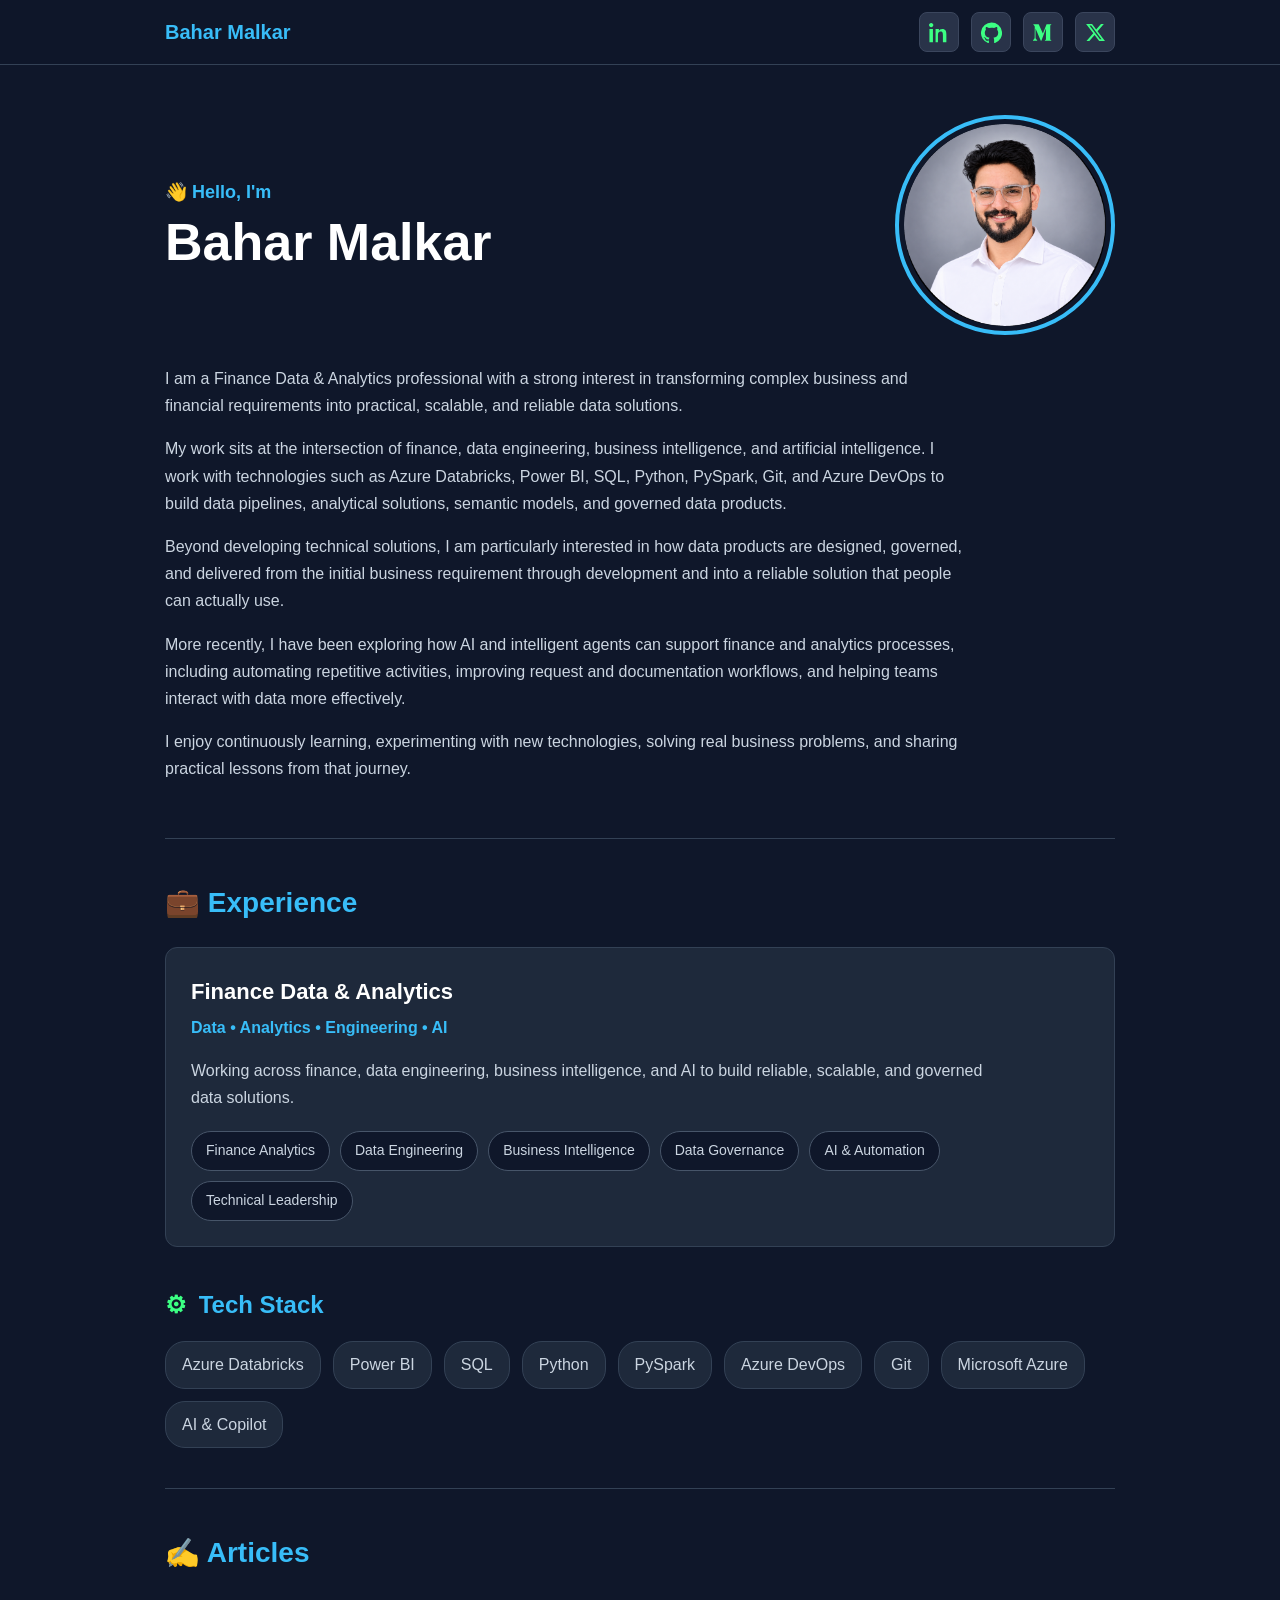
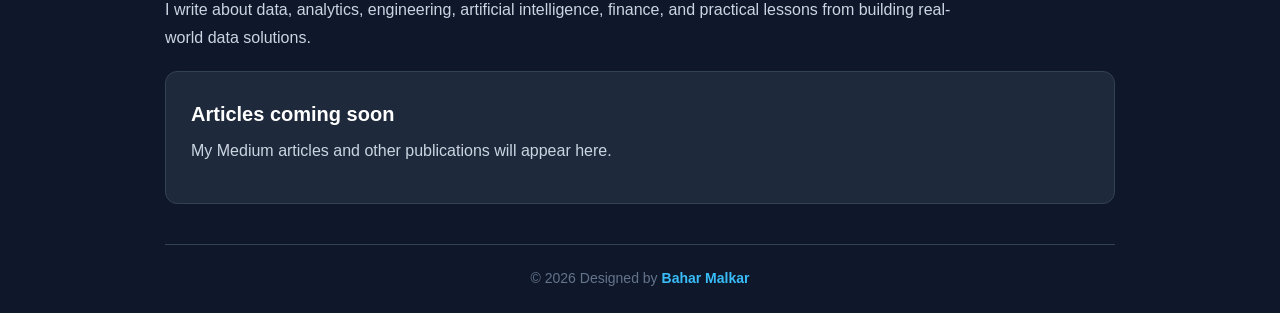
<file: index.html>
<!DOCTYPE html>
<html lang="en">

<head>
    <meta charset="UTF-8">
    <meta name="viewport" content="width=device-width, initial-scale=1.0">

    <title>Bahar Malkar | Data, Analytics & AI</title>

    <link rel="stylesheet" href="style.css">
</head>

<body>

    <!-- ================= HEADER ================= -->

    <header>

        <nav>

            <a href="#about" class="brand">
                Bahar Malkar
            </a>


            <!-- SOCIAL ICONS -->

            <div class="header-socials">

                <!-- LINKEDIN -->
                <a
                    href="https://www.linkedin.com/in/bahar-m-3a8469124/"
                    target="_blank"
                    rel="noopener noreferrer"
                    class="header-social-button"
                    aria-label="LinkedIn"
                    title="LinkedIn">

                    <svg viewBox="0 0 24 24" aria-hidden="true">
                        <path d="M4.98 3.5C4.98 4.88 3.87 6 2.5 6S0 4.88 0 3.5 1.11 1 2.5 1s2.48 1.12 2.48 2.5zM.5 8h4V23h-4V8zm7 0h3.8v2.05h.05c.53-1 1.82-2.05 3.75-2.05 4.01 0 4.75 2.64 4.75 6.07V23h-3.96v-7.92c0-1.89-.04-4.32-2.63-4.32-2.64 0-3.04 2.06-3.04 4.18V23H7.5V8z"/>
                    </svg>

                </a>


                <!-- GITHUB -->
                <a
                    href="https://github.com/IamB365"
                    target="_blank"
                    rel="noopener noreferrer"
                    class="header-social-button"
                    aria-label="GitHub"
                    title="GitHub">

                    <svg viewBox="0 0 24 24" aria-hidden="true">
                        <path d="M12 .7a12 12 0 0 0-3.79 23.39c.6.11.82-.26.82-.58v-2.23c-3.34.73-4.04-1.42-4.04-1.42-.55-1.39-1.34-1.76-1.34-1.76-1.09-.75.08-.73.08-.73 1.21.08 1.84 1.24 1.84 1.24 1.07 1.84 2.81 1.31 3.5 1 .1-.78.42-1.31.76-1.61-2.67-.3-5.47-1.34-5.47-5.93 0-1.31.47-2.38 1.24-3.22-.12-.3-.54-1.52.12-3.18 0 0 1.01-.32 3.3 1.23A11.5 11.5 0 0 1 12 6.5c1.02 0 2.04.14 3 .4 2.29-1.55 3.3-1.23 3.3-1.23.66 1.66.24 2.88.12 3.18.77.84 1.24 1.91 1.24 3.22 0 4.61-2.81 5.62-5.48 5.92.43.37.81 1.1.81 2.22v3.3c0 .32.22.7.83.58A12 12 0 0 0 12 .7z"/>
                    </svg>

                </a>


                <!-- MEDIUM -->
                <a
                    href="https://medium.com/@BaharMalkar"
                    target="_blank"
                    rel="noopener noreferrer"
                    class="header-social-button"
                    aria-label="Medium"
                    title="Medium">

                    <svg viewBox="0 0 24 24" aria-hidden="true">
                        <path d="M2 5.5c0-.5-.16-.8-.5-1.2L.3 2.9V2.5h6.2l4.8 10.5 4.2-10.5H21v.4l-1 .9c-.3.2-.4.5-.3.9v14.6c-.1.4 0 .7.3.9l1 .9v.4h-7.5v-.4l1-.9c.3-.3.3-.4.3-.9V7.5L9.6 21.4h-.7L2.9 7.5v9.9c-.1.7.1 1.4.6 1.9l1.3 1.6v.4H0v-.4l1.3-1.6c.5-.5.7-1.2.6-1.9L2 5.5z"/>
                    </svg>

                </a>


                <!-- X -->
                <a
                    href="https://x.com/MrBIEnthusiast"
                    target="_blank"
                    rel="noopener noreferrer"
                    class="header-social-button"
                    aria-label="X"
                    title="X">

                    <svg viewBox="0 0 24 24" aria-hidden="true">
                        <path d="M18.244 2.25h3.308l-7.227 8.26 8.502 11.24h-6.657l-5.214-6.817-5.967 6.817H1.68l7.73-8.835L1.254 2.25H8.08l4.713 6.231 5.45-6.231zm-1.161 17.52h1.833L7.084 4.126H5.117L17.083 19.77z"/>
                    </svg>

                </a>

            </div>

        </nav>

    </header>


    <!-- ================= MAIN ================= -->

    <main>


        <!-- ================= INTRODUCTION ================= -->

        <section id="about">

            <div class="hero">

                <div class="hero-text">

                    <p class="hello">
                        👋 Hello, I'm
                    </p>

                    <h1>Bahar Malkar</h1>

                </div>


                <div class="hero-photo">

                    <img
                        src="assets/profile.jpg"
                        alt="Profile photo">

                </div>

            </div>


            <div class="about-content">

                <p>
                    I am a Finance Data & Analytics professional with a strong
                    interest in transforming complex business and financial
                    requirements into practical, scalable, and reliable data
                    solutions.
                </p>

                <p>
                    My work sits at the intersection of finance, data engineering,
                    business intelligence, and artificial intelligence. I work with
                    technologies such as Azure Databricks, Power BI, SQL, Python,
                    PySpark, Git, and Azure DevOps to build data pipelines,
                    analytical solutions, semantic models, and governed data
                    products.
                </p>

                <p>
                    Beyond developing technical solutions, I am particularly
                    interested in how data products are designed, governed, and
                    delivered from the initial business requirement through
                    development and into a reliable solution that people can
                    actually use.
                </p>

                <p>
                    More recently, I have been exploring how AI and intelligent
                    agents can support finance and analytics processes, including
                    automating repetitive activities, improving request and
                    documentation workflows, and helping teams interact with data
                    more effectively.
                </p>

                <p>
                    I enjoy continuously learning, experimenting with new
                    technologies, solving real business problems, and sharing
                    practical lessons from that journey.
                </p>

            </div>

        </section>


        <!-- ================= EXPERIENCE ================= -->

        <section id="experience">

            <h2>💼 Experience</h2>


            <div class="experience-card">

                <h3>Finance Data & Analytics</h3>

                <p class="experience-subtitle">
                    Data • Analytics • Engineering • AI
                </p>

                <p>
                    Working across finance, data engineering, business intelligence,
                    and AI to build reliable, scalable, and governed data solutions.
                </p>


                <div class="experience-skills">

                    <span>Finance Analytics</span>
                    <span>Data Engineering</span>
                    <span>Business Intelligence</span>
                    <span>Data Governance</span>
                    <span>AI & Automation</span>
                    <span>Technical Leadership</span>

                </div>

            </div>


            <!-- ================= TECH STACK ================= -->

            <div class="tech-stack">

                <h2>
                    <span class="tech-icon">⚙</span>
                    Tech Stack
                </h2>

                <div class="tech-list">

                    <span>Azure Databricks</span>
                    <span>Power BI</span>
                    <span>SQL</span>
                    <span>Python</span>
                    <span>PySpark</span>
                    <span>Azure DevOps</span>
                    <span>Git</span>
                    <span>Microsoft Azure</span>
                    <span>AI & Copilot</span>

                </div>

            </div>

        </section>


        <!-- ================= ARTICLES ================= -->

        <section id="articles">

            <h2>✍️ Articles</h2>

            <p>
                I write about data, analytics, engineering, artificial
                intelligence, finance, and practical lessons from building
                real-world data solutions.
            </p>


            <div class="article-card">

                <h3>Articles coming soon</h3>

                <p>
                    My Medium articles and other publications will appear here.
                </p>

            </div>

        </section>


    </main>


    <!-- ================= FOOTER ================= -->

    <footer>

        <p>
            © 2026 Designed by
            <span class="footer-name">Bahar Malkar</span>
        </p>

    </footer>


    <script src="script.js"></script>

</body>

</html>
</file>
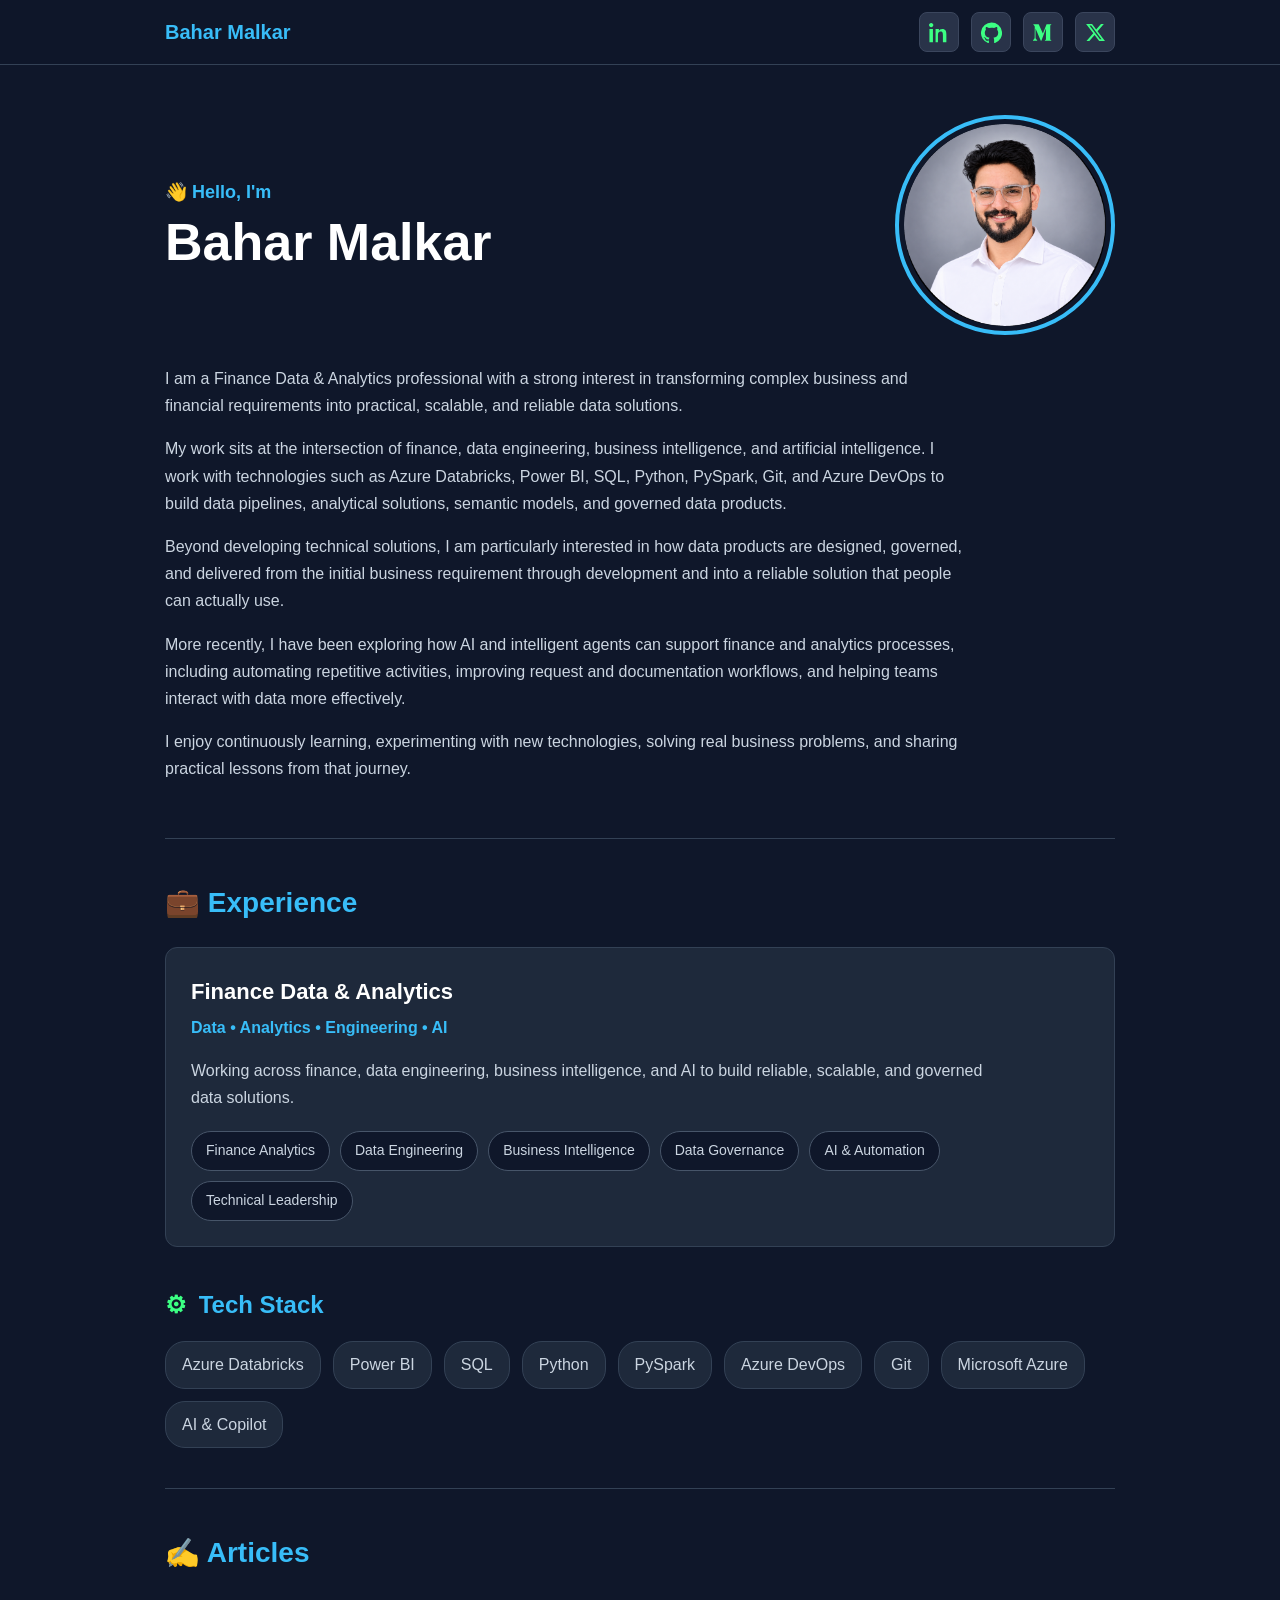
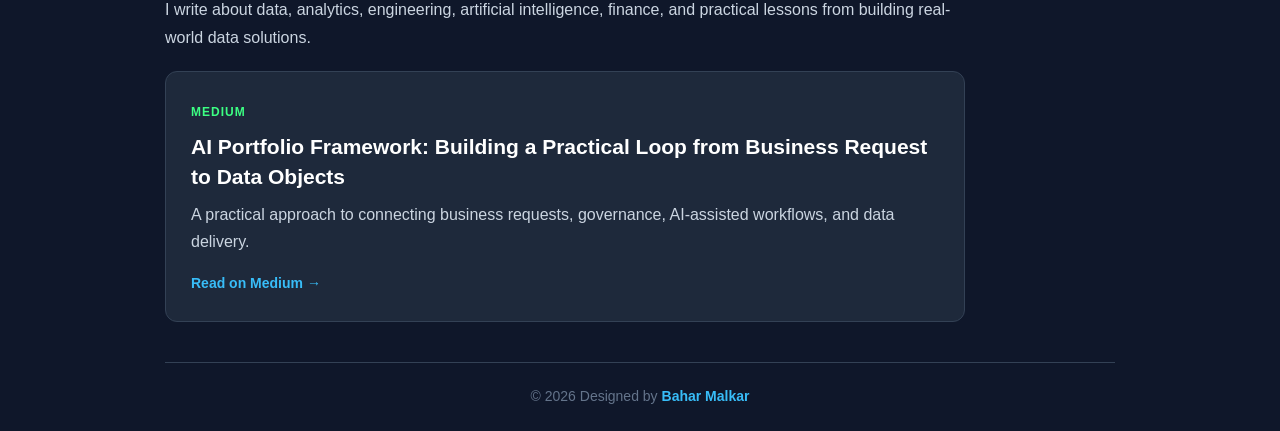
<file: docs/index.html>
<!DOCTYPE html>
<html lang="en">

<head>
    <meta charset="UTF-8">
    <meta name="viewport" content="width=device-width, initial-scale=1.0">

    <title>Bahar Malkar | Data, Analytics & AI</title>

    <link rel="stylesheet" href="style.css">
</head>

<body>

    <!-- ================= HEADER ================= -->

    <header>

        <nav>

            <a href="#about" class="brand">
                Bahar Malkar
            </a>


            <div class="header-socials">

                <!-- LINKEDIN -->

                <a
                    href="https://www.linkedin.com/in/bahar-m-3a8469124/"
                    target="_blank"
                    rel="noopener noreferrer"
                    class="header-social-button"
                    aria-label="LinkedIn"
                    title="LinkedIn">

                    <svg viewBox="0 0 24 24" aria-hidden="true">
                        <path d="M4.98 3.5C4.98 4.88 3.87 6 2.5 6S0 4.88 0 3.5 1.11 1 2.5 1s2.48 1.12 2.48 2.5zM.5 8h4V23h-4V8zm7 0h3.8v2.05h.05c.53-1 1.82-2.05 3.75-2.05 4.01 0 4.75 2.64 4.75 6.07V23h-3.96v-7.92c0-1.89-.04-4.32-2.63-4.32-2.64 0-3.04 2.06-3.04 4.18V23H7.5V8z"/>
                    </svg>

                </a>


                <!-- GITHUB -->

                <a
                    href="https://github.com/IamB365"
                    target="_blank"
                    rel="noopener noreferrer"
                    class="header-social-button"
                    aria-label="GitHub"
                    title="GitHub">

                    <svg viewBox="0 0 24 24" aria-hidden="true">
                        <path d="M12 .7a12 12 0 0 0-3.79 23.39c.6.11.82-.26.82-.58v-2.23c-3.34.73-4.04-1.42-4.04-1.42-.55-1.39-1.34-1.76-1.34-1.76-1.09-.75.08-.73.08-.73 1.21.08 1.84 1.24 1.84 1.24 1.07 1.84 2.81 1.31 3.5 1 .1-.78.42-1.31.76-1.61-2.67-.3-5.47-1.34-5.47-5.93 0-1.31.47-2.38 1.24-3.22-.12-.3-.54-1.52.12-3.18 0 0 1.01-.32 3.3 1.23A11.5 11.5 0 0 1 12 6.5c1.02 0 2.04.14 3 .4 2.29-1.55 3.3-1.23 3.3-1.23.66 1.66.24 2.88.12 3.18.77.84 1.24 1.91 1.24 3.22 0 4.61-2.81 5.62-5.48 5.92.43.37.81 1.1.81 2.22v3.3c0 .32.22.7.83.58A12 12 0 0 0 12 .7z"/>
                    </svg>

                </a>


                <!-- MEDIUM -->

                <a
                    href="https://medium.com/@BaharMalkar"
                    target="_blank"
                    rel="noopener noreferrer"
                    class="header-social-button"
                    aria-label="Medium"
                    title="Medium">

                    <svg viewBox="0 0 24 24" aria-hidden="true">
                        <path d="M2 5.5c0-.5-.16-.8-.5-1.2L.3 2.9V2.5h6.2l4.8 10.5 4.2-10.5H21v.4l-1 .9c-.3.2-.4.5-.3.9v14.6c-.1.4 0 .7.3.9l1 .9v.4h-7.5v-.4l1-.9c.3-.3.3-.4.3-.9V7.5L9.6 21.4h-.7L2.9 7.5v9.9c-.1.7.1 1.4.6 1.9l1.3 1.6v.4H0v-.4l1.3-1.6c.5-.5.7-1.2.6-1.9L2 5.5z"/>
                    </svg>

                </a>


                <!-- X -->

                <a
                    href="https://x.com/iamBaharMalkar"
                    target="_blank"
                    rel="noopener noreferrer"
                    class="header-social-button"
                    aria-label="X"
                    title="X">

                    <svg viewBox="0 0 24 24" aria-hidden="true">
                        <path d="M18.244 2.25h3.308l-7.227 8.26 8.502 11.24h-6.657l-5.214-6.817-5.967 6.817H1.68l7.73-8.835L1.254 2.25H8.08l4.713 6.231 5.45-6.231zm-1.161 17.52h1.833L7.084 4.126H5.117L17.083 19.77z"/>
                    </svg>

                </a>

            </div>

        </nav>

    </header>


    <!-- ================= MAIN ================= -->

    <main>


        <!-- ================= INTRODUCTION ================= -->

        <section id="about">

            <div class="hero">

                <div class="hero-text">

                    <p class="hello">
                        👋 Hello, I'm
                    </p>

                    <h1>Bahar Malkar</h1>

                </div>


                <div class="hero-photo">

                    <img
                        src="assets/profile.jpg"
                        alt="Profile photo">

                </div>

            </div>


            <div class="about-content">

                <p>
                    I am a Finance Data & Analytics professional with a strong
                    interest in transforming complex business and financial
                    requirements into practical, scalable, and reliable data
                    solutions.
                </p>

                <p>
                    My work sits at the intersection of finance, data engineering,
                    business intelligence, and artificial intelligence. I work with
                    technologies such as Azure Databricks, Power BI, SQL, Python,
                    PySpark, Git, and Azure DevOps to build data pipelines,
                    analytical solutions, semantic models, and governed data
                    products.
                </p>

                <p>
                    Beyond developing technical solutions, I am particularly
                    interested in how data products are designed, governed, and
                    delivered from the initial business requirement through
                    development and into a reliable solution that people can
                    actually use.
                </p>

                <p>
                    More recently, I have been exploring how AI and intelligent
                    agents can support finance and analytics processes, including
                    automating repetitive activities, improving request and
                    documentation workflows, and helping teams interact with data
                    more effectively.
                </p>

                <p>
                    I enjoy continuously learning, experimenting with new
                    technologies, solving real business problems, and sharing
                    practical lessons from that journey.
                </p>

            </div>

        </section>


        <!-- ================= EXPERIENCE ================= -->

        <section id="experience">

            <h2>💼 Experience</h2>

            <div class="experience-card">

                <h3>Finance Data & Analytics</h3>

                <p class="experience-subtitle">
                    Data • Analytics • Engineering • AI
                </p>

                <p>
                    Working across finance, data engineering, business intelligence,
                    and AI to build reliable, scalable, and governed data solutions.
                </p>


                <div class="experience-skills">

                    <span>Finance Analytics</span>
                    <span>Data Engineering</span>
                    <span>Business Intelligence</span>
                    <span>Data Governance</span>
                    <span>AI & Automation</span>
                    <span>Technical Leadership</span>

                </div>

            </div>


            <!-- ================= TECH STACK ================= -->

            <div class="tech-stack">

                <h2>
                    <span class="tech-icon">⚙</span>
                    Tech Stack
                </h2>

                <div class="tech-list">

                    <span>Azure Databricks</span>
                    <span>Power BI</span>
                    <span>SQL</span>
                    <span>Python</span>
                    <span>PySpark</span>
                    <span>Azure DevOps</span>
                    <span>Git</span>
                    <span>Microsoft Azure</span>
                    <span>AI & Copilot</span>

                </div>

            </div>

        </section>


        <!-- ================= ARTICLES ================= -->

        <section id="articles">

            <h2>✍️ Articles</h2>

            <p>
                I write about data, analytics, engineering, artificial
                intelligence, finance, and practical lessons from building
                real-world data solutions.
            </p>


            <a
                href="https://medium.com/@BaharMalkar/ai-portfolio-framework-building-a-practical-loop-from-business-request-to-data-objects-db727121a6d9"
                target="_blank"
                rel="noopener noreferrer"
                class="article-link">

                <div class="article-card">

                    <div class="article-source">
                        MEDIUM
                    </div>

                    <h3>
                        AI Portfolio Framework: Building a Practical Loop
                        from Business Request to Data Objects
                    </h3>

                    <p>
                        A practical approach to connecting business requests,
                        governance, AI-assisted workflows, and data delivery.
                    </p>

                    <span class="read-article">
                        Read on Medium →
                    </span>

                </div>

            </a>

        </section>


    </main>


    <!-- ================= FOOTER ================= -->

    <footer>

        <p>
            © 2026 Designed by
            <span class="footer-name">Bahar Malkar</span>
        </p>

    </footer>


    <script src="script.js"></script>

</body>

</html>
</file>
<file: style.css>
/* =========================
   GENERAL
========================= */

* {
    margin: 0;
    padding: 0;
    box-sizing: border-box;
}

html {
    scroll-behavior: smooth;
}

body {
    font-family: Arial, Helvetica, sans-serif;

    background-color: #0f172a;

    color: #e2e8f0;

    line-height: 1.7;
}

main {
    max-width: 1000px;

    margin: auto;

    padding: 0 25px;
}


/* =========================
   HEADER
========================= */

header {
    background-color: rgba(15, 23, 42, 0.96);

    border-bottom: 1px solid #334155;

    position: sticky;

    top: 0;

    z-index: 100;
}

nav {
    max-width: 1000px;

    margin: auto;

    padding: 12px 25px;

    display: flex;

    align-items: center;

    justify-content: space-between;
}

.brand {
    color: #38bdf8;

    font-size: 20px;

    font-weight: bold;

    text-decoration: none;
}

.brand:hover {
    color: #7dd3fc;
}


/* =========================
   HEADER SOCIAL ICONS
========================= */

.header-socials {
    display: flex;

    align-items: center;

    gap: 12px;
}

.header-social-button {
    width: 40px;

    height: 40px;

    display: flex;

    align-items: center;

    justify-content: center;

    background-color: #293349;

    border: 1px solid #3b465d;

    border-radius: 8px;

    text-decoration: none;

    transition:
        transform 0.2s,
        border-color 0.2s,
        background-color 0.2s;
}

.header-social-button svg {
    width: 21px;

    height: 21px;

    fill: #3cff83;
}

.header-social-button:hover {
    transform: translateY(-2px);

    border-color: #3cff83;

    background-color: #343f56;
}

.header-social-button:focus {
    outline: 3px solid rgba(60, 255, 131, 0.35);

    outline-offset: 2px;
}


/* =========================
   SECTIONS
========================= */

section {
    padding: 40px 0;

    border-bottom: 1px solid #334155;
}

section h2 {
    color: #38bdf8;

    font-size: 28px;

    margin-bottom: 20px;
}

section p {
    color: #cbd5e1;

    max-width: 800px;

    margin-bottom: 14px;
}


/* =========================
   INTRO / HERO
========================= */

#about {
    padding-top: 50px;

    padding-bottom: 40px;
}

.hero {
    display: flex;

    align-items: center;

    justify-content: space-between;

    gap: 60px;

    margin-bottom: 30px;
}

.hero-text {
    flex: 1;
}

.hello {
    color: #38bdf8 !important;

    font-size: 18px;

    font-weight: bold;

    margin-bottom: 4px !important;
}

.hero h1 {
    color: #ffffff;

    font-size: 52px;

    line-height: 1.2;

    margin-bottom: 0;
}

.hero-photo img {
    display: block;

    width: 220px;

    height: 220px;

    object-fit: cover;

    border-radius: 50%;

    border: 4px solid #38bdf8;

    padding: 5px;
}


/* =========================
   INTRODUCTION CONTENT
========================= */

.about-content {
    max-width: 820px;
}

.about-content p {
    margin-bottom: 16px;
}


/* =========================
   EXPERIENCE
========================= */

.experience-card {
    background-color: #1e293b;

    border: 1px solid #334155;

    border-radius: 12px;

    padding: 25px;
}

.experience-card h3 {
    color: #ffffff;

    font-size: 22px;

    margin-bottom: 4px;
}

.experience-subtitle {
    color: #38bdf8 !important;

    font-weight: bold;

    margin-bottom: 15px !important;
}

.experience-skills {
    display: flex;

    flex-wrap: wrap;

    gap: 10px;

    margin-top: 20px;
}

.experience-skills span {
    background-color: #0f172a;

    border: 1px solid #475569;

    border-radius: 20px;

    color: #cbd5e1;

    font-size: 14px;

    padding: 7px 14px;
}


/* =========================
   TECH STACK
========================= */

.tech-stack {
    margin-top: 38px;
}

.tech-stack h2 {
    font-size: 24px;

    margin-bottom: 16px;
}

.tech-icon {
    color: #3cff83;

    margin-right: 5px;
}

.tech-list {
    display: flex;

    flex-wrap: wrap;

    gap: 12px;
}

.tech-list span {
    background-color: #1e293b;

    border: 1px solid #334155;

    border-radius: 20px;

    color: #cbd5e1;

    padding: 9px 16px;

    transition: 0.2s;
}

.tech-list span:hover {
    color: #38bdf8;

    border-color: #38bdf8;

    transform: translateY(-2px);
}


/* =========================
   ARTICLES
========================= */

.article-card {
    background-color: #1e293b;

    border: 1px solid #334155;

    border-radius: 12px;

    margin-top: 20px;

    padding: 25px;
}

.article-card h3 {
    color: #ffffff;

    font-size: 20px;

    margin-bottom: 6px;
}


/* =========================
   FOOTER
========================= */

footer {
    color: #64748b;

    font-size: 14px;

    padding: 22px;

    text-align: center;
}

.footer-name {
    color: #38bdf8;

    font-weight: 600;
}


/* =========================
   MOBILE
========================= */

@media (max-width: 700px) {

    nav {
        padding: 10px 20px;
    }

    .brand {
        font-size: 18px;
    }

    .header-socials {
        gap: 7px;
    }

    .header-social-button {
        width: 34px;

        height: 34px;
    }

    .header-social-button svg {
        width: 18px;

        height: 18px;
    }

    main {
        padding: 0 20px;
    }

    section {
        padding: 35px 0;
    }

    #about {
        padding-top: 35px;

        padding-bottom: 35px;
    }

    .hero {
        flex-direction: column-reverse;

        align-items: flex-start;

        gap: 25px;

        margin-bottom: 28px;
    }

    .hero h1 {
        font-size: 38px;
    }

    .hero-photo img {
        width: 165px;

        height: 165px;
    }

    .tech-stack {
        margin-top: 32px;
    }
}


/* =========================
   SMALL MOBILE
========================= */

@media (max-width: 430px) {

    nav {
        flex-direction: column;

        align-items: flex-start;

        gap: 8px;
    }

    .header-socials {
        width: 100%;
    }

}
</file>
<file: docs/style.css>
/* =========================
   GENERAL
========================= */

* {
    margin: 0;
    padding: 0;
    box-sizing: border-box;
}

html {
    scroll-behavior: smooth;
}

body {
    font-family: Arial, Helvetica, sans-serif;
    background-color: #0f172a;
    color: #e2e8f0;
    line-height: 1.7;
}

main {
    max-width: 1000px;
    margin: auto;
    padding: 0 25px;
}


/* =========================
   HEADER
========================= */

header {
    background-color: rgba(15, 23, 42, 0.96);
    border-bottom: 1px solid #334155;
    position: sticky;
    top: 0;
    z-index: 100;
}

nav {
    max-width: 1000px;
    margin: auto;
    padding: 12px 25px;

    display: flex;
    align-items: center;
    justify-content: space-between;
}

.brand {
    color: #38bdf8;
    font-size: 20px;
    font-weight: bold;
    text-decoration: none;
}

.brand:hover {
    color: #7dd3fc;
}


/* =========================
   HEADER SOCIAL ICONS
========================= */

.header-socials {
    display: flex;
    align-items: center;
    gap: 12px;
}

.header-social-button {
    width: 40px;
    height: 40px;

    display: flex;
    align-items: center;
    justify-content: center;

    background-color: #293349;

    border: 1px solid #3b465d;
    border-radius: 8px;

    text-decoration: none;

    transition:
        transform 0.2s,
        border-color 0.2s,
        background-color 0.2s;
}

.header-social-button svg {
    width: 21px;
    height: 21px;
    fill: #3cff83;
}

.header-social-button:hover {
    transform: translateY(-2px);
    border-color: #3cff83;
    background-color: #343f56;
}

.header-social-button:focus {
    outline: 3px solid rgba(60, 255, 131, 0.35);
    outline-offset: 2px;
}


/* =========================
   SECTIONS
========================= */

section {
    padding: 40px 0;
    border-bottom: 1px solid #334155;
}

section h2 {
    color: #38bdf8;
    font-size: 28px;
    margin-bottom: 20px;
}

section p {
    color: #cbd5e1;
    max-width: 800px;
    margin-bottom: 14px;
}


/* =========================
   INTRO / HERO
========================= */

#about {
    padding-top: 50px;
    padding-bottom: 40px;
}

.hero {
    display: flex;
    align-items: center;
    justify-content: space-between;

    gap: 60px;
    margin-bottom: 30px;
}

.hero-text {
    flex: 1;
}

.hello {
    color: #38bdf8 !important;
    font-size: 18px;
    font-weight: bold;
    margin-bottom: 4px !important;
}

.hero h1 {
    color: #ffffff;
    font-size: 52px;
    line-height: 1.2;
    margin-bottom: 0;
}

.hero-photo img {
    display: block;

    width: 220px;
    height: 220px;

    object-fit: cover;

    border-radius: 50%;
    border: 4px solid #38bdf8;

    padding: 5px;
}


/* =========================
   INTRODUCTION CONTENT
========================= */

.about-content {
    max-width: 820px;
}

.about-content p {
    margin-bottom: 16px;
}


/* =========================
   EXPERIENCE
========================= */

.experience-card {
    background-color: #1e293b;

    border: 1px solid #334155;
    border-radius: 12px;

    padding: 25px;
}

.experience-card h3 {
    color: #ffffff;
    font-size: 22px;
    margin-bottom: 4px;
}

.experience-subtitle {
    color: #38bdf8 !important;
    font-weight: bold;
    margin-bottom: 15px !important;
}

.experience-skills {
    display: flex;
    flex-wrap: wrap;
    gap: 10px;
    margin-top: 20px;
}

.experience-skills span {
    background-color: #0f172a;

    border: 1px solid #475569;
    border-radius: 20px;

    color: #cbd5e1;

    font-size: 14px;
    padding: 7px 14px;
}


/* =========================
   TECH STACK
========================= */

.tech-stack {
    margin-top: 38px;
}

.tech-stack h2 {
    font-size: 24px;
    margin-bottom: 16px;
}

.tech-icon {
    color: #3cff83;
    margin-right: 5px;
}

.tech-list {
    display: flex;
    flex-wrap: wrap;
    gap: 12px;
}

.tech-list span {
    background-color: #1e293b;

    border: 1px solid #334155;
    border-radius: 20px;

    color: #cbd5e1;

    padding: 9px 16px;

    transition: 0.2s;
}

.tech-list span:hover {
    color: #38bdf8;
    border-color: #38bdf8;
    transform: translateY(-2px);
}


/* =========================
   ARTICLES
========================= */

.article-link {
    display: block;
    max-width: 800px;
    margin-top: 20px;
    color: inherit;
    text-decoration: none;
}

.article-card {
    background-color: #1e293b;

    border: 1px solid #334155;
    border-radius: 12px;

    padding: 25px;

    transition:
        transform 0.2s,
        border-color 0.2s,
        background-color 0.2s;
}

.article-link:hover .article-card {
    transform: translateY(-3px);
    border-color: #38bdf8;
    background-color: #243147;
}

.article-source {
    display: inline-block;

    color: #3cff83;

    font-size: 12px;
    font-weight: bold;
    letter-spacing: 1px;

    margin-bottom: 10px;
}

.article-card h3 {
    color: #ffffff;

    font-size: 21px;
    line-height: 1.4;

    margin-bottom: 10px;
}

.article-card p {
    margin-bottom: 14px;
}

.read-article {
    color: #38bdf8;
    font-size: 14px;
    font-weight: bold;
}

.article-link:hover .read-article {
    color: #7dd3fc;
}


/* =========================
   FOOTER
========================= */

footer {
    color: #64748b;
    font-size: 14px;
    padding: 22px;
    text-align: center;
}

.footer-name {
    color: #38bdf8;
    font-weight: 600;
}


/* =========================
   MOBILE
========================= */

@media (max-width: 700px) {

    nav {
        padding: 10px 20px;
    }

    .brand {
        font-size: 18px;
    }

    .header-socials {
        gap: 7px;
    }

    .header-social-button {
        width: 34px;
        height: 34px;
    }

    .header-social-button svg {
        width: 18px;
        height: 18px;
    }

    main {
        padding: 0 20px;
    }

    section {
        padding: 35px 0;
    }

    #about {
        padding-top: 35px;
        padding-bottom: 35px;
    }

    .hero {
        flex-direction: column-reverse;
        align-items: flex-start;

        gap: 25px;
        margin-bottom: 28px;
    }

    .hero h1 {
        font-size: 38px;
    }

    .hero-photo img {
        width: 165px;
        height: 165px;
    }

    .tech-stack {
        margin-top: 32px;
    }

    .article-card {
        padding: 20px;
    }

    .article-card h3 {
        font-size: 19px;
    }
}


/* =========================
   SMALL MOBILE
========================= */

@media (max-width: 430px) {

    nav {
        flex-direction: column;
        align-items: flex-start;
        gap: 8px;
    }

    .header-socials {
        width: 100%;
    }
}
</file>
